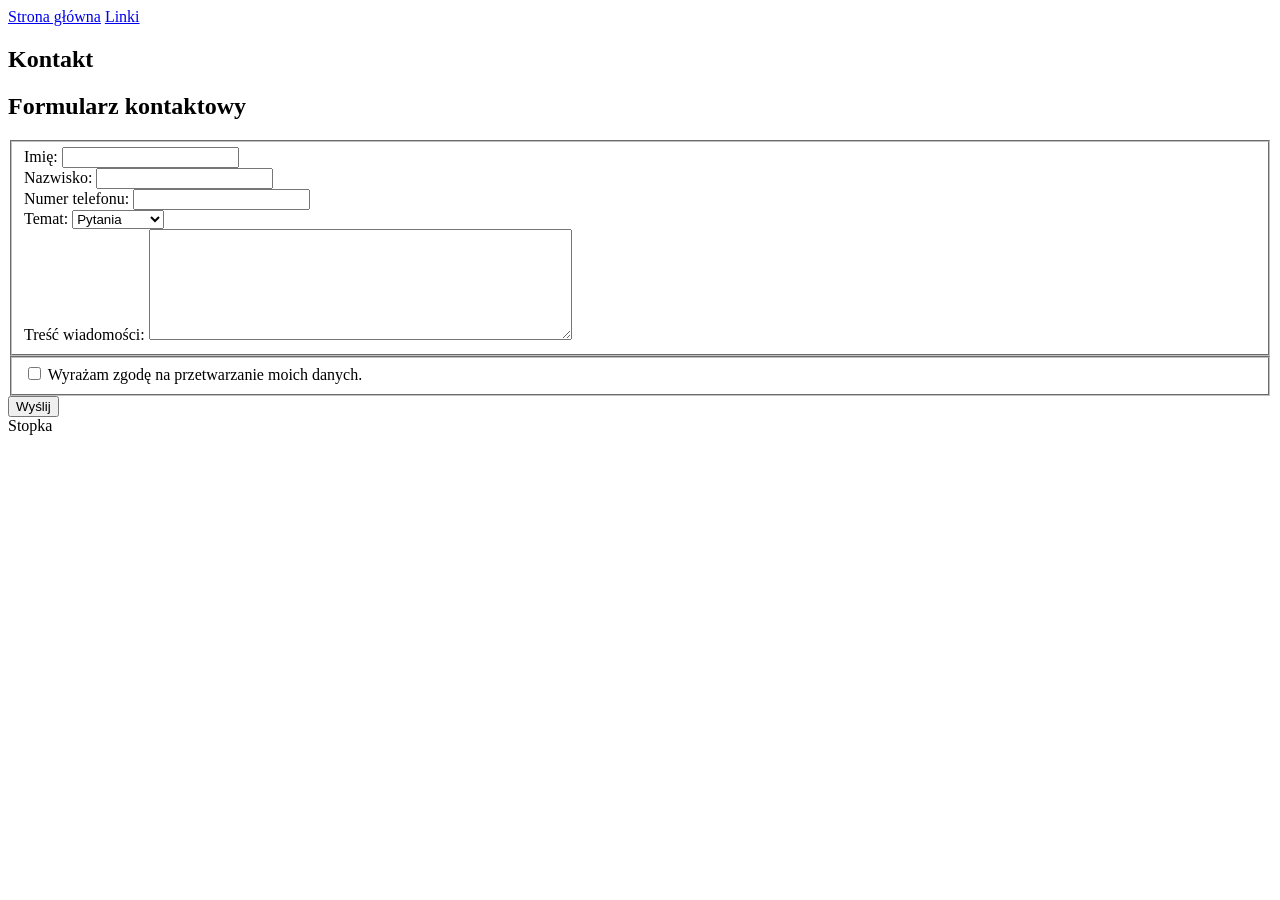
<file: Kontakt/index.html>
<!DOCTYPE html>
<html lang="pl">
<head>
    <meta charset="UTF-8">
    <meta name="viewport" content="width=device-width, initial-scale=1.0">
    <title>Kontakt</title>
</head>

<body>
    <header>
            <nav>
                <a href="../index.html">Strona główna</a>
                <a href="../Linki/index.html">Linki</a>
            </nav>
    </header>
    
    <main>
        <section>
            <h1>Kontakt</h1>
        </section>

        <section>
            <h2>Formularz kontaktowy</h2>

            <form action="#">
                <fieldset>
                <div>
                    <label for="firstName">Imię:</label>
                    <input id="firstName" name="firstName" type="text">
                </div>
                    
                <div>
                    <label for="lastName">Nazwisko:</label>
                    <input id="lastName" name="lastName" type="text">
                </div>

                <div>
                    <label for="phoneNumber">Numer telefonu:</label>
                    <input id="phoneNumber" name="phoneNumber" type="number">
                </div>

                <div>
                    <label for="subject">Temat:</label>
                    <select name="subject" id="subject">
                        <option value="questions">Pytania</option>
                        <option value="feedback">Uwagi</option>
                        <option value="complaints">Reklamacje</option>
                    </select>
                </div>

                <div>
                    <label for="message">Treść wiadomości:</label>
                    <textarea name="message" id="message" rows="7" cols="50"></textarea>
                </div>
                </fieldset>

                <fieldset>
                <div>
                    <input name="terms" id="terms" type="checkbox" >
                    <label for="terms">
                        Wyrażam zgodę na przetwarzanie moich danych.
                </div>
                </fieldset>

                <div>
                    <input value="Wyślij" type="submit">
                </div>
            </form>
        </section>
    </main>

    <footer>
        Stopka
    </footer>
    
</body>
</html>
</file>
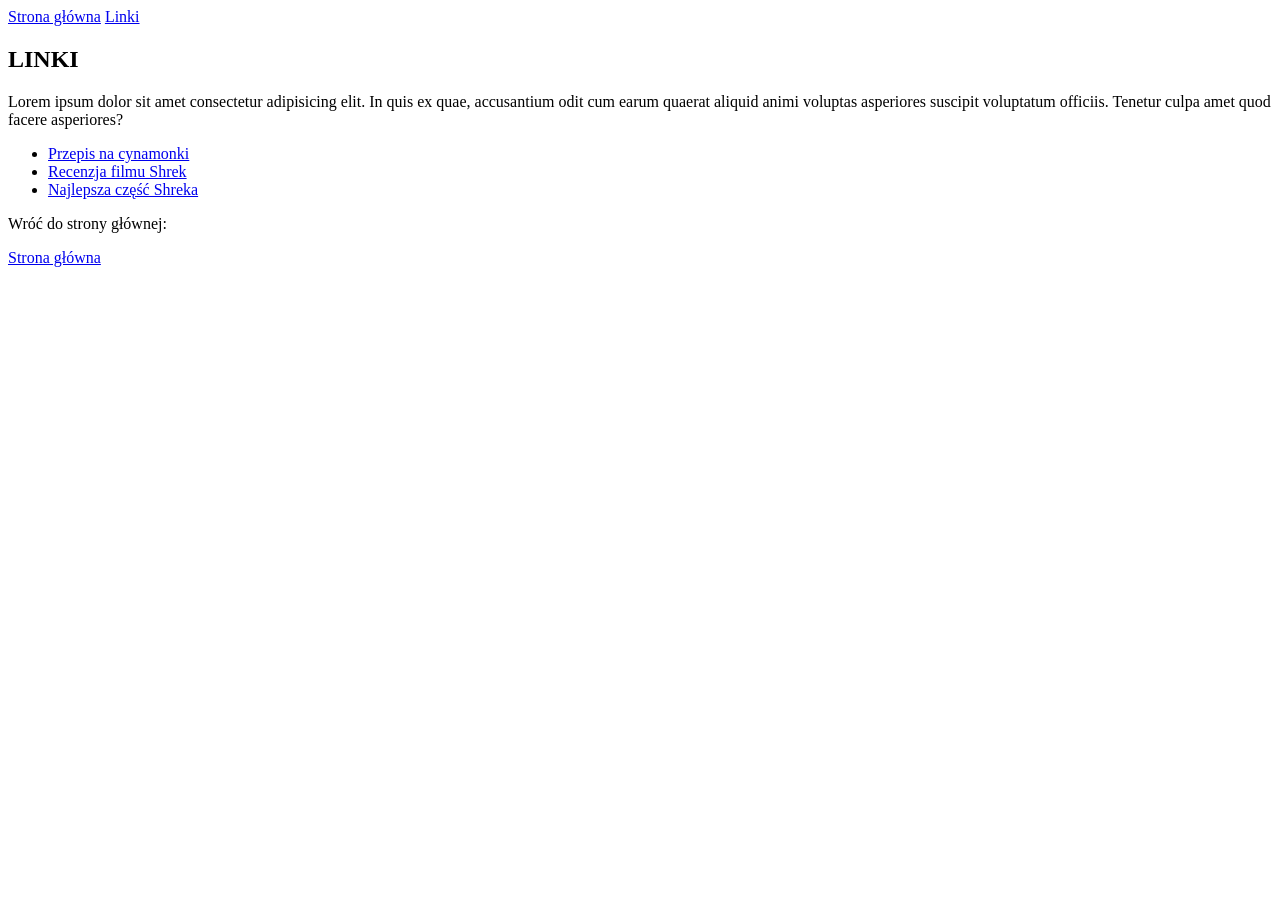
<file: Linki/index.html>
<!DOCTYPE html>
<html lang="pl">
    <head>
        <meta charset="UTF-8">
        <meta name="viewport" content="width=device-width, initial-scale=1.0">
        <title>Linki</title>
    </head>

    <body>
        <header>
            <nav>
                <a href="../index.html">Strona główna</a>
                <a href="../Linki/index.html">Linki</a>
            </nav>
        </header>

        <main> 
            <section>
            <h1>LINKI</h1> 

            <p>Lorem ipsum dolor sit amet consectetur adipisicing elit.
            In quis ex quae, accusantium odit cum earum quaerat aliquid animi voluptas asperiores suscipit voluptatum officiis.
            Tenetur culpa amet quod facere asperiores?</p>
            </section>

            <section>
                <ul>
                <li><a href="https://www.kwestiasmaku.com/przepis/cynamonki-z-polewa-z-kremowego-serka" target="_blank">Przepis na cynamonki</a></li>

                <li><a href="https://www.imdb.com/title/tt0126029/" target="_blank">Recenzja filmu Shrek</a></li>

                <li><a href="https://www.rottentomatoes.com/m/shrek_2" target="_blank">Najlepsza część Shreka</a></li>
                </ul>
            </section>

        </main>

        <footer>

        <p>Wróć do strony głównej:</p>
        <a href="../index.html">Strona główna</a>

        </footer>


    </body>
</html>
</file>
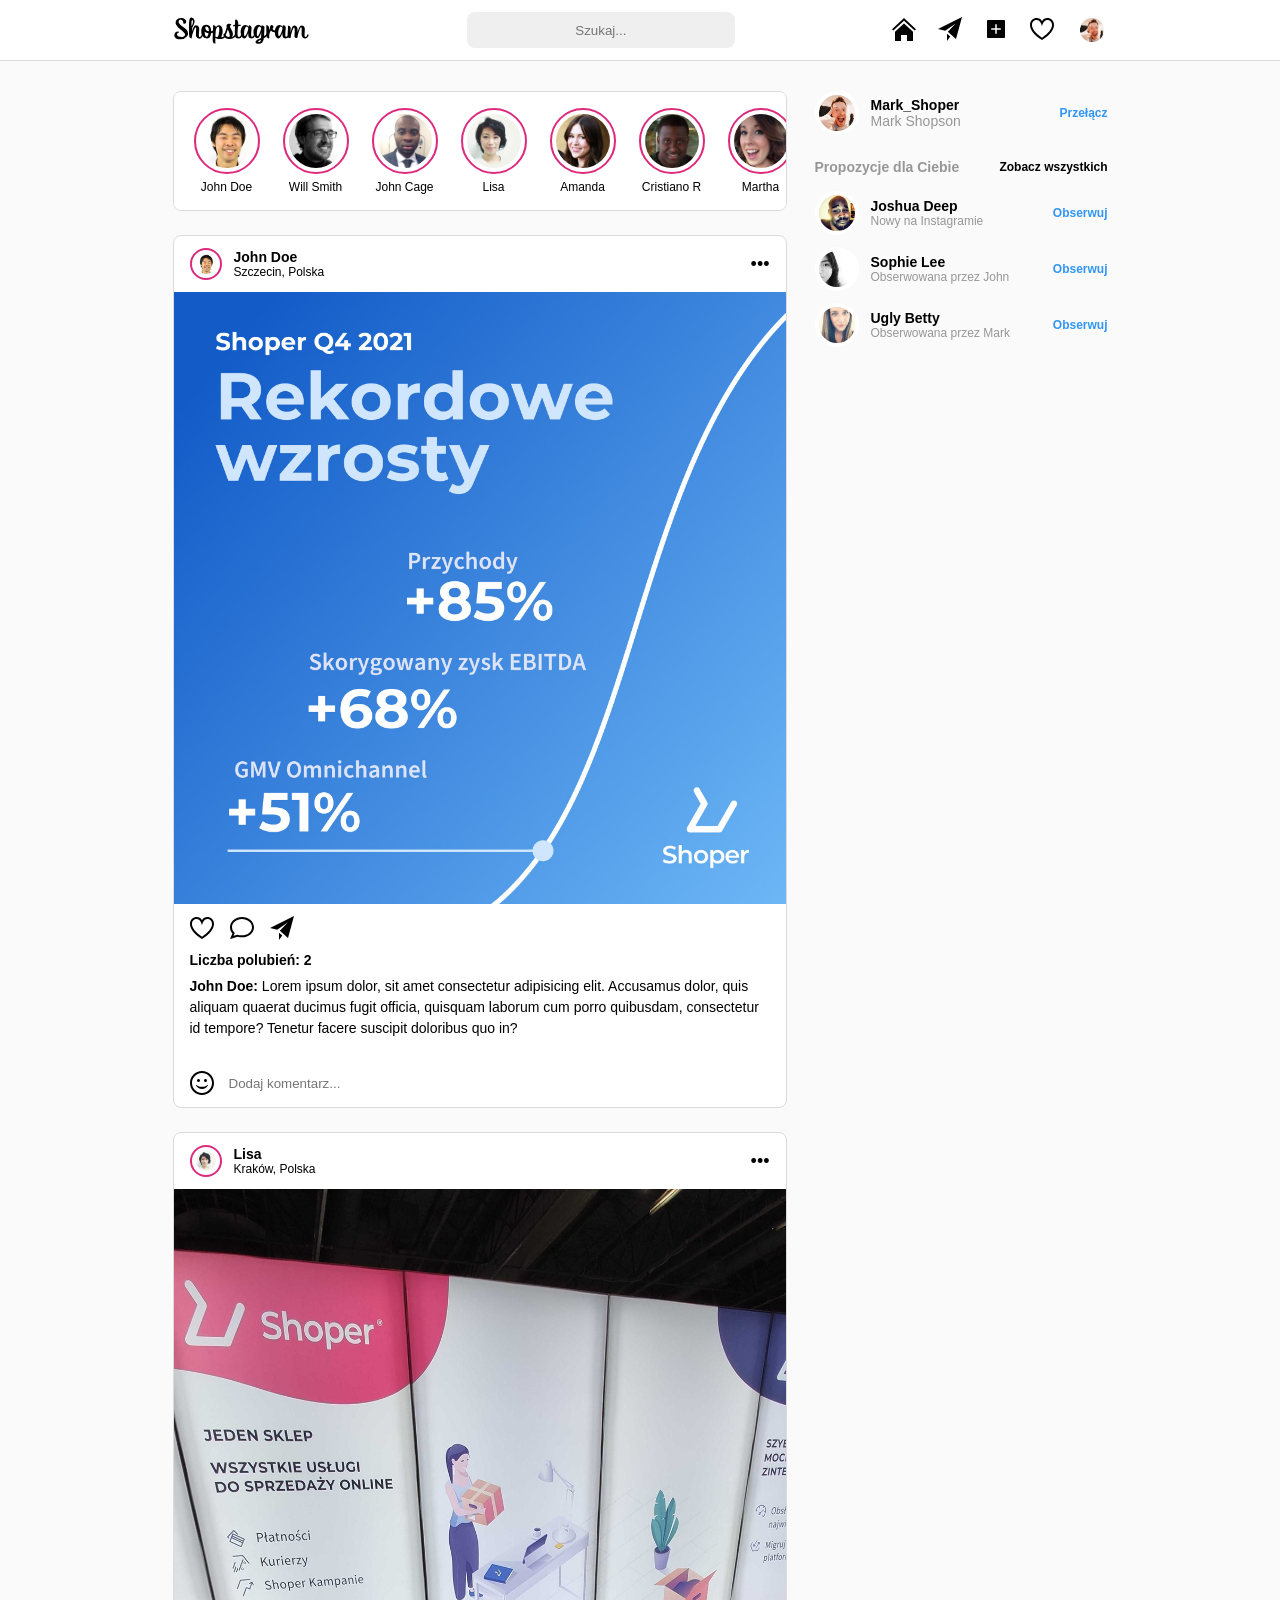
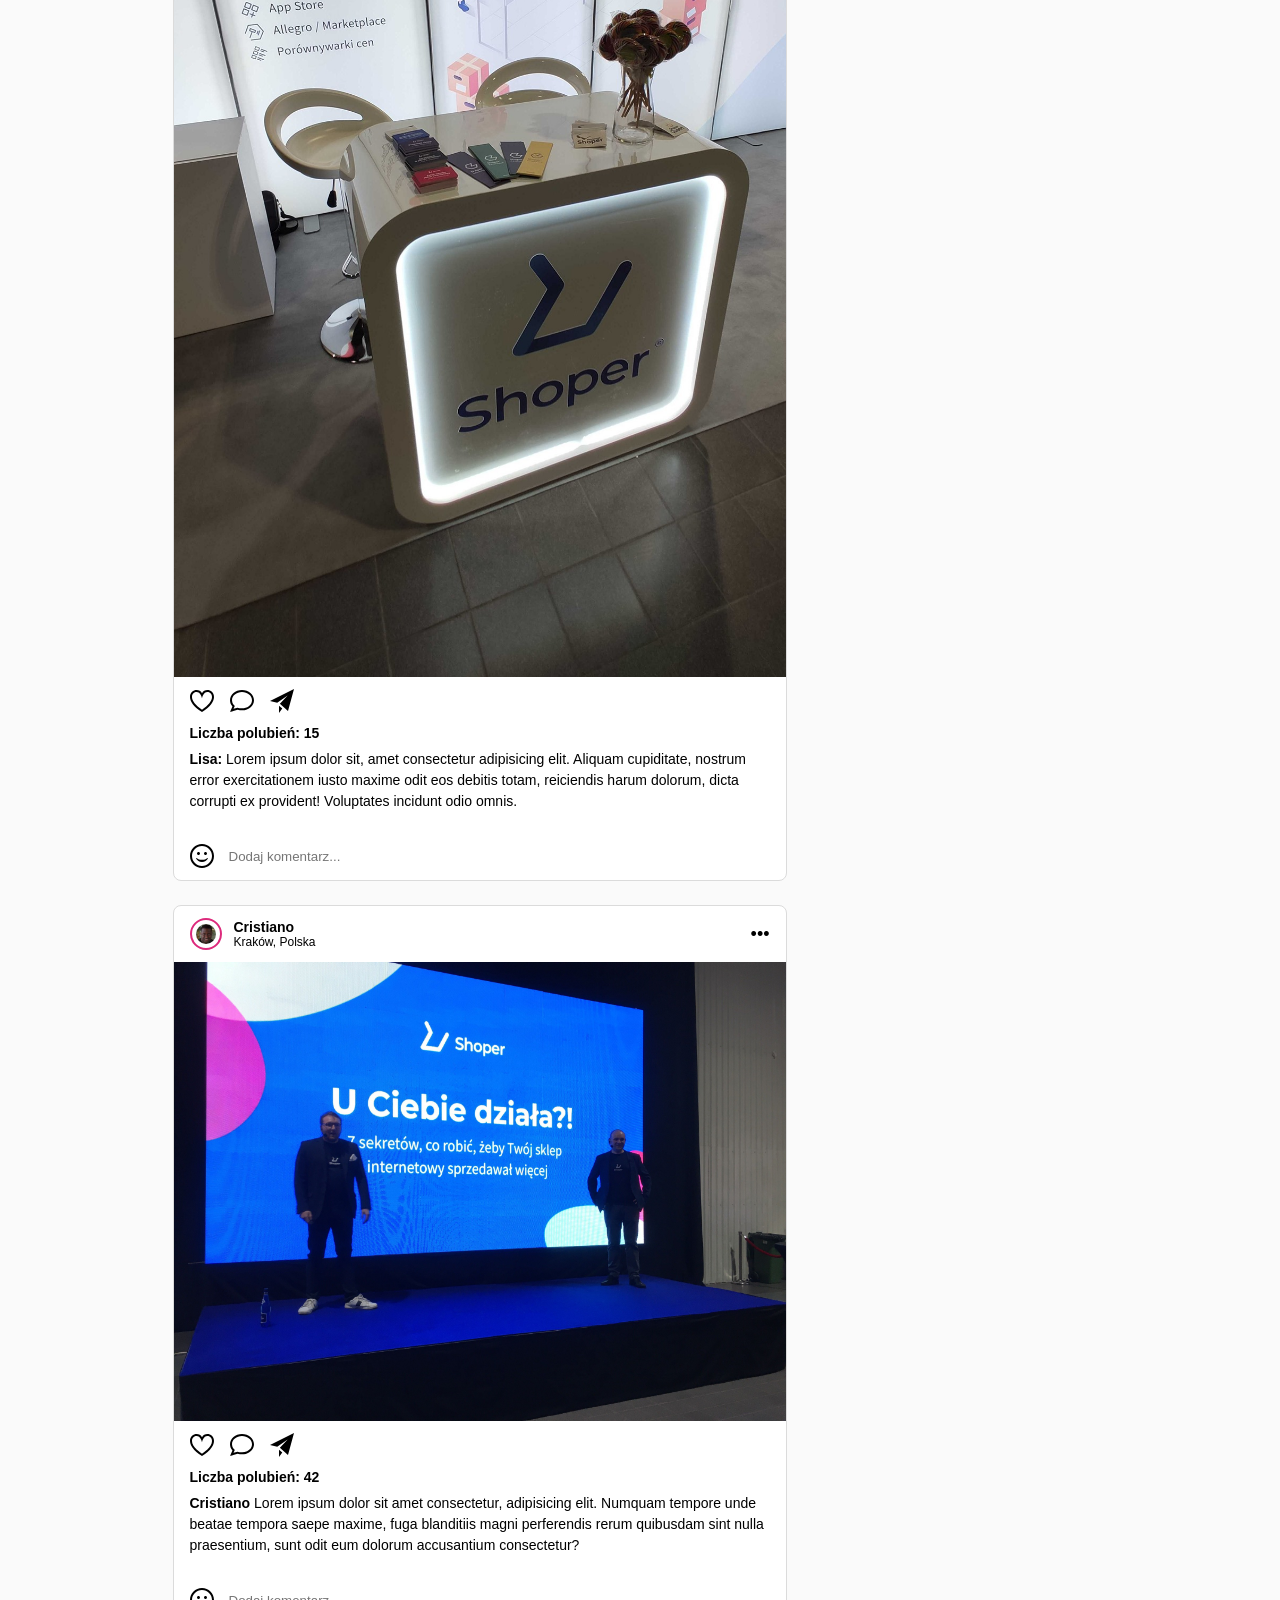
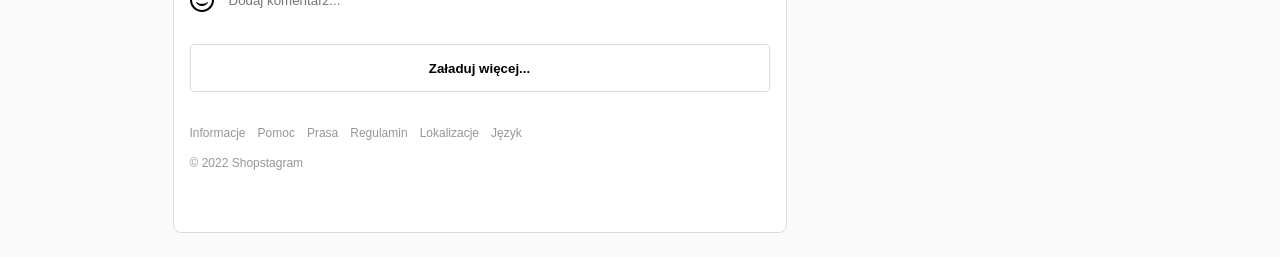
<file: projekt-zaliczenie/index.html>
<!DOCTYPE html>
<html lang="pl">
<head>
    <meta charset="UTF-8">
    <meta name="viewport" content="width=device-width, initial-scale=1.0">
    <title>Shopstagram</title>
    <link rel="stylesheet" href="css/style.css">
</head>

<body>
    <header class="page-header">
    <div class="container">
        <div class="page-header__wrapper">
        <div class="logo">
            <img src="img/logo.svg" alt="Shopergram Logo">
        </div>
            <input type="text" placeholder="Szukaj..." class="search-bar">
            <div class="nav-icons">
                <span><img src="./img/home.svg" alt="Strona główna"></span> 
                <span><img src="./img/send.svg" alt="Wyślij"></span>
                <span><img src="./img/add.svg" alt="Dodaj"></span> 
                <span><img src="./img/heart.svg" alt="Polubienia"></span>
                <div class="image-square image-square--tiny">
                    <img src="./img/users/user.jpeg" alt="">
            </div>
        </div>
    </header>

    <main class="container main-layout">

        <section class="feed">
            <div class="stories-card">
                <div class="stories-wrapper">

                    <div class="story-item">
                        <div class="image-square image-square--default is-active">
                            <img src=".//img/users/john.jpeg" alt="">
                        </div>
                        <span>John Doe</span>
                    </div>

                    <div class="story-item">
                        <div class="image-square image-square--default is-active">
                            <img src=".//img/users/will.jpeg" alt="">
                        </div>
                        <span>Will Smith</span>
                    </div>

                    <div class="story-item">
                        <div class="image-square image-square--default is-active">
                            <img src=".//img/users/johny.jpeg" alt="">
                        </div>
                        <span>John Cage</span>
                    </div>

                    <div class="story-item">
                        <div class="image-square image-square--default is-active">
                            <img src=".//img/users/lisa.jpeg" alt="">
                        </div>
                        <span>Lisa</span>
                    </div>

                    <div class="story-item">
                        <div class="image-square image-square--default is-active">
                            <img src=".//img/users/amanda.jpeg" alt="">
                        </div>
                        <span>Amanda</span>
                    </div>

                    <div class="story-item">
                        <div class="image-square image-square--default is-active">
                            <img src=".//img/users/cristiano.jpeg" alt="">
                        </div>
                        <span>Cristiano R</span>
                    </div>

                    <div class="story-item">
                        <div class="image-square image-square--default is-active">
                            <img src=".//img/users/martha.jpeg" alt="">
                        </div>
                        <span>Martha</span>
                    </div>

                    <div class="story-item">
                        <div class="image-square image-square--default is-active">
                            <img src="./img/users/joanna.jpeg" alt="">
                        </div>
                        <span>Joanna</span>
                    </div>

                    <div class="story-item">
                        <div class="image-square image-square--default is-active">
                            <img src="./img/users/mark.jpeg" alt="">
                        </div>
                        <span>Mark Q.</span>
                    </div>

                    <div class="story-item">
                        <div class="image-square image-square--default is-active">
                            <img src="./img/users/paul.jpeg" alt="">
                        </div>
                        <span>Paul</span>
                    </div>

                </div> 
            </div>

        <article class="post-card">
                <header class="post-card__header">

                    <div class="post-card__user">
                        <div class="image-square image-square--tiny is-active">
                            <img src="img/users/john.jpeg" alt="">
                        </div>
                        <div class="post-card__user-info">
                            <span class="post-card__username">John Doe</span>
                            <span class="post-card__location">Szczecin, Polska</span>
                        </div>
                    </div>
                    <button class="post-card__menu-btn">•••</button>
                </header>

                <div class="post-card__image">
                    <img src="./img/photos/gielda.jpeg" alt="">
                </div>

                <footer class="post-card__footer">
                    <div class="post-card__actions">
                        <div class="post-card__actions-left">
                            <img src="./img/heart.svg" alt="Lubię to" class="">
                            <img src="./img/comment.svg" alt="Komentarz" class="">
                            <img src="./img/send.svg" alt="Udostępnij" class="">
                        </div>
                    </div>
                    <div class="post-card__likes">Liczba polubień: 2</div>
                    <div class="post-card__caption">
                        <strong>John Doe:</strong> Lorem ipsum dolor, sit amet consectetur adipisicing elit. Accusamus dolor, quis aliquam quaerat ducimus fugit officia, quisquam laborum cum porro quibusdam, consectetur id tempore? Tenetur facere suscipit doloribus quo in?
                    </div>
                    <div class="post-card__comment-input">
                        <img src="./img/smile.svg" alt="">
                        <input type="text" placeholder="Dodaj komentarz...">
                    </div>
                </footer>
            </article>

        <article class="post-card">

                <header class="post-card__header">

                    <div class="post-card__user">
                <div class="image-square image-square--tiny is-active">
                <img src="./img/users/lisa.jpeg" alt="">
            </div>
            <div class="post-card__user-info">
                <span class="post-card__username">Lisa</span>
                <span class="post-card__location">Kraków, Polska</span>
            </div>
        </div>
        <button class="post-card__menu-btn">•••</button>
    </header>

    <div class="post-card__image">
        <img src="./img/photos/stoisko.jpeg" alt="">
    </div>

    <footer class="post-card__footer">

        <div class="post-card__actions">
            <div class="post-card__actions-left">
                <img src="./img/heart.svg" alt="Lubię to" class="nav-icon">
                <img src="./img/comment.svg" alt="Komentarz" class="nav-icon">
                <img src="./img/send.svg" alt="Udostępnij" class="nav-icon">
            </div>
        </div>
        <div class="post-card__likes">Liczba polubień: 15</div>
        <div class="post-card__caption">
            <strong>Lisa:</strong> Lorem ipsum dolor sit, amet consectetur adipisicing elit. Aliquam cupiditate, nostrum error exercitationem iusto maxime odit eos debitis totam, reiciendis harum dolorum, dicta corrupti ex provident! Voluptates incidunt odio omnis.
        </div>
        <div class="post-card__comment-input">
            <img src="./img/smile.svg" alt="">
            <input type="text" placeholder="Dodaj komentarz...">
        </div>

    </footer>
</article>

    <article class="post-card">
        <header class="post-card__header">
            <div class="post-card__user">
                <div class="image-square image-square--tiny is-active">
                    <img src="../projekt-zaliczenie/img/users/cristiano.jpeg" alt="">
                </div>
                <div class="post-card__user-info">
                    <span class="post-card__username">Cristiano</span>
                    <span class="post-card__location">Kraków, Polska</span>
                </div>
            </div>
            <button class="post-card__menu-btn">•••</button>
        </header>

    <div class="post-card__image">
        <img src="./img/photos/presentation.jpeg" alt="">
    </div>

    <footer class="post-card__footer">

        <div class="post-card__actions">
            <div class="post-card__actions-left">
                <img src="./img/heart.svg" alt="Lubię to" class="">
                <img src="./img/comment.svg" alt="Komentarz" class="">
                <img src="./img/send.svg" alt="Udostępnij" class="">
            </div>
        </div>
        <div class="post-card__likes">Liczba polubień: 42</div>
        <div class="post-card__caption">
            <strong>Cristiano</strong> Lorem ipsum dolor sit amet consectetur, adipisicing elit. Numquam tempore unde beatae tempora saepe maxime, fuga blanditiis magni perferendis rerum quibusdam sint nulla praesentium, sunt odit eum dolorum accusantium consectetur?
        </div>
        <div class="post-card__comment-input">
            <img src="./img/smile.svg" alt="">
            <input type="text" placeholder="Dodaj komentarz...">
        </div>
        <div class="feed-footer">
    <button class="load-more-btn">Załaduj więcej...</button>
    
    <footer class="page-footer">

        <ul class="footer-links">
            <li><a href="#">Informacje</a></li>
            <li><a href="#">Pomoc</a></li>
            <li><a href="#">Prasa</a></li>
            <li><a href="#">Regulamin</a></li>
            <li><a href="#">Lokalizacje</a></li>
            <li><a href="#">Język</a></li>
        </ul>
        <span class="copyright">© 2022 Shopstagram</span>

    </footer>
        </div>
</article>
        </section>

        <aside class="sidebar">
        <div class="user-profile">
            <div class="image-square image-square--small">
                <img src="./img/users/user.jpeg" alt="">
            </div>
            <div class="user-profile__info">
                <span class="user-profile__username">Mark_Shoper</span>
                <span class="user-profile__name">Mark Shopson</span>
            </div>
            <button class="action-link">Przełącz</button>
        </div>

        <div class="suggestions">
            <div class="suggestions__header">
                <span>Propozycje dla Ciebie</span>
                <button class="action-link action-link--dark">Zobacz wszystkich</button>
            </div>

        <div class="suggestions__list">
            <div class="suggestion-item">
                <div class="image-square image-square--small">
                    <img src="./img/users/joshua.jpeg" alt="">
                </div>
                <div class="suggestion-item__info">
                    <span class="suggestion-item__username">Joshua Deep</span>
                    <span class="suggestion-item__relation">Nowy na Instagramie</span>
                </div>
                <button class="action-link">Obserwuj</button>
            </div>

            <div class="suggestion-item">
                <div class="image-square image-square--small">
                    <img src="img/users/sophie.jpeg" alt="">
                </div>
                <div class="suggestion-item__info">
                    <span class="suggestion-item__username">Sophie Lee</span>
                    <span class="suggestion-item__relation">Obserwowana przez John</span>
                </div>
                <button class="action-link">Obserwuj</button>
            </div>

            <div class="suggestion-item">
                <div class="image-square image-square--small">
                    <img src="./img/users/betty.jpeg" alt="">
                </div>
                <div class="suggestion-item__info">
                    <span class="suggestion-item__username">Ugly Betty</span>
                    <span class="suggestion-item__relation">Obserwowana przez Mark</span>
                </div>
                <button class="action-link">Obserwuj</button>
            </div>
        </div>
    </div>
</aside>
    </main>

</body>
</html>
</file>
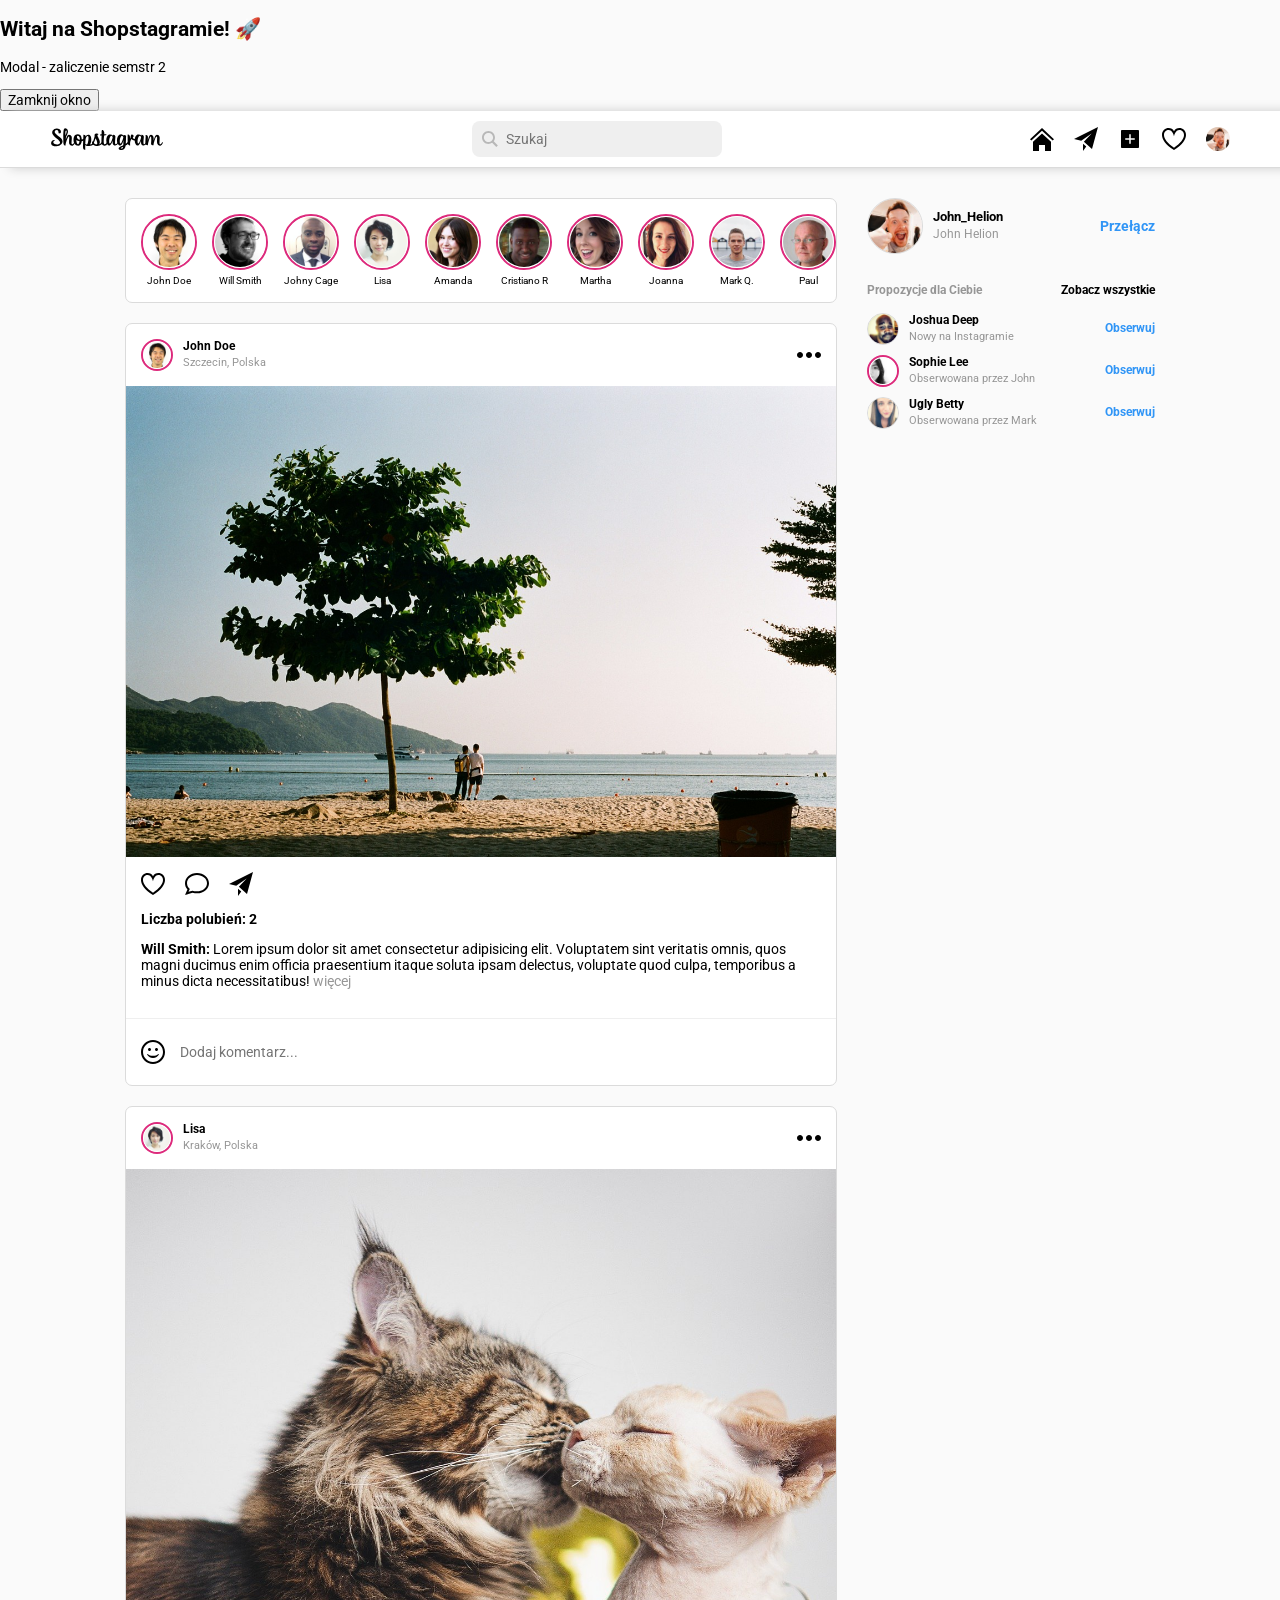
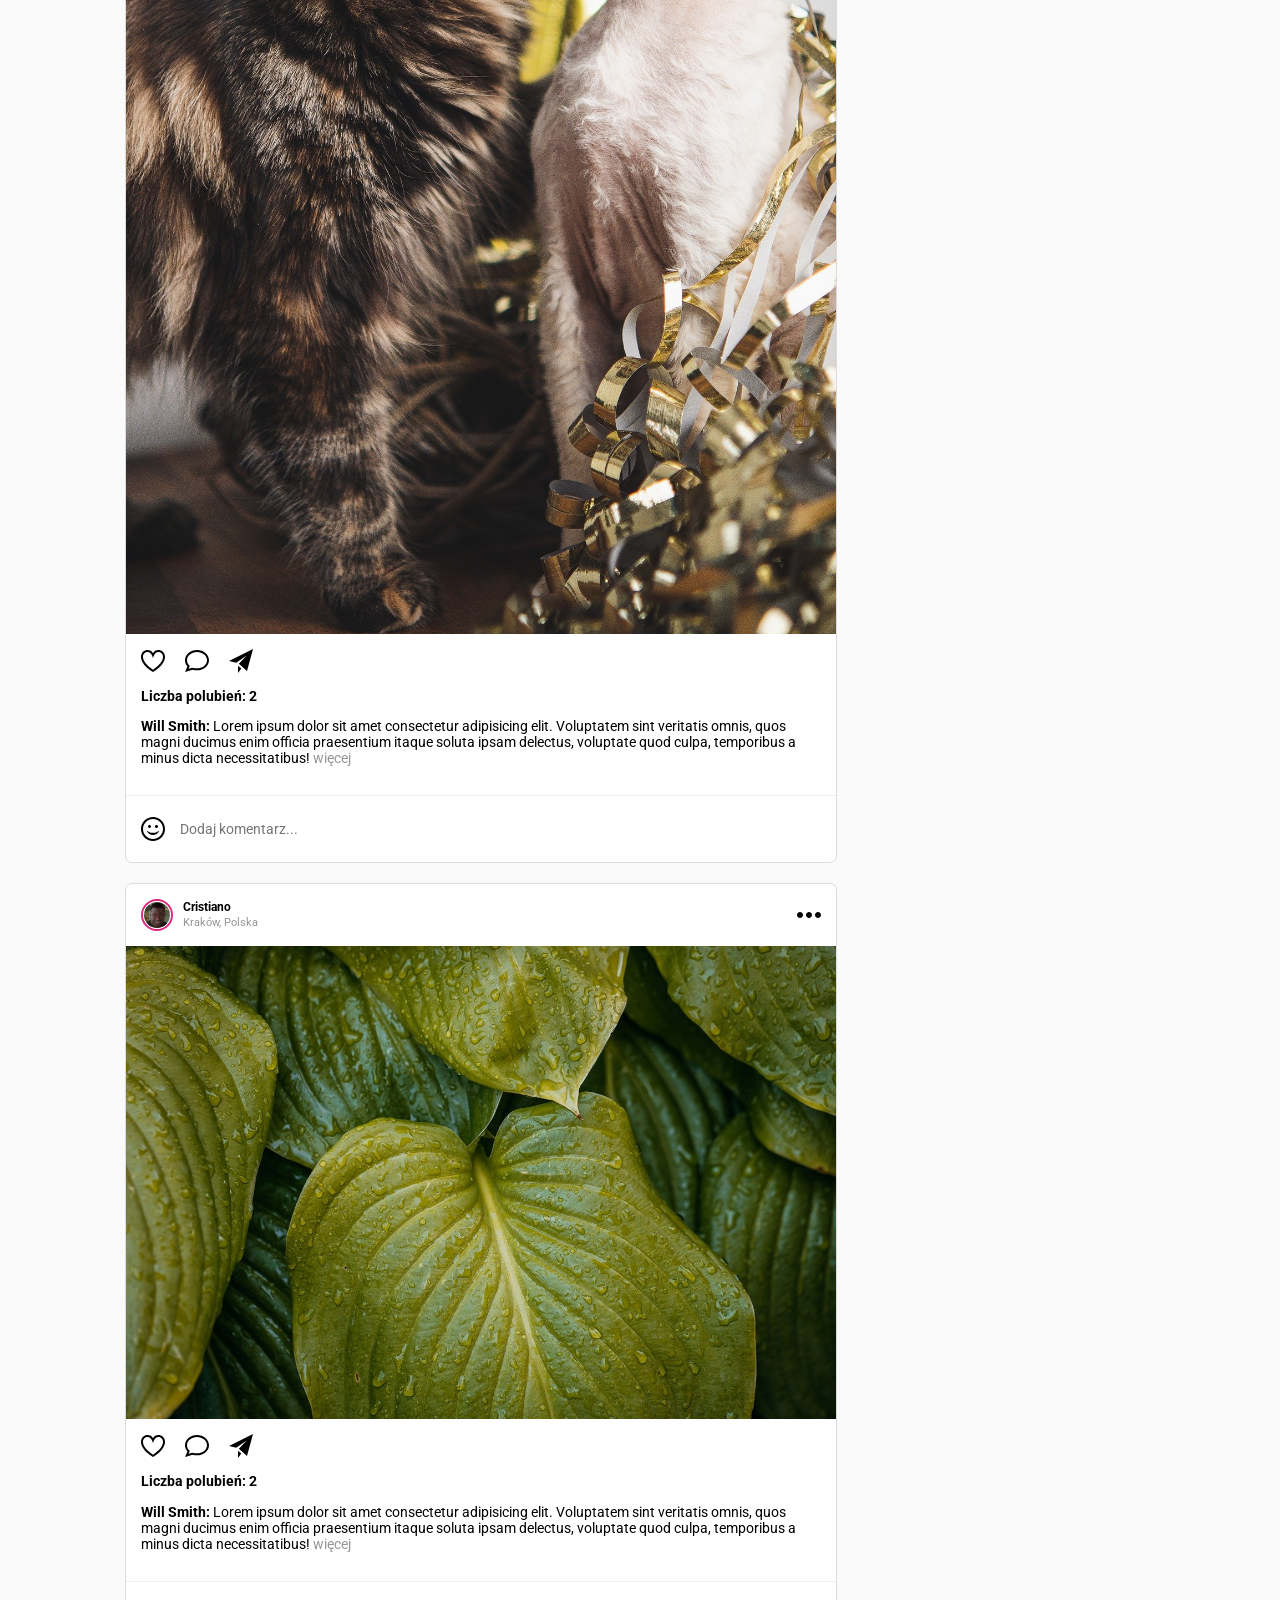
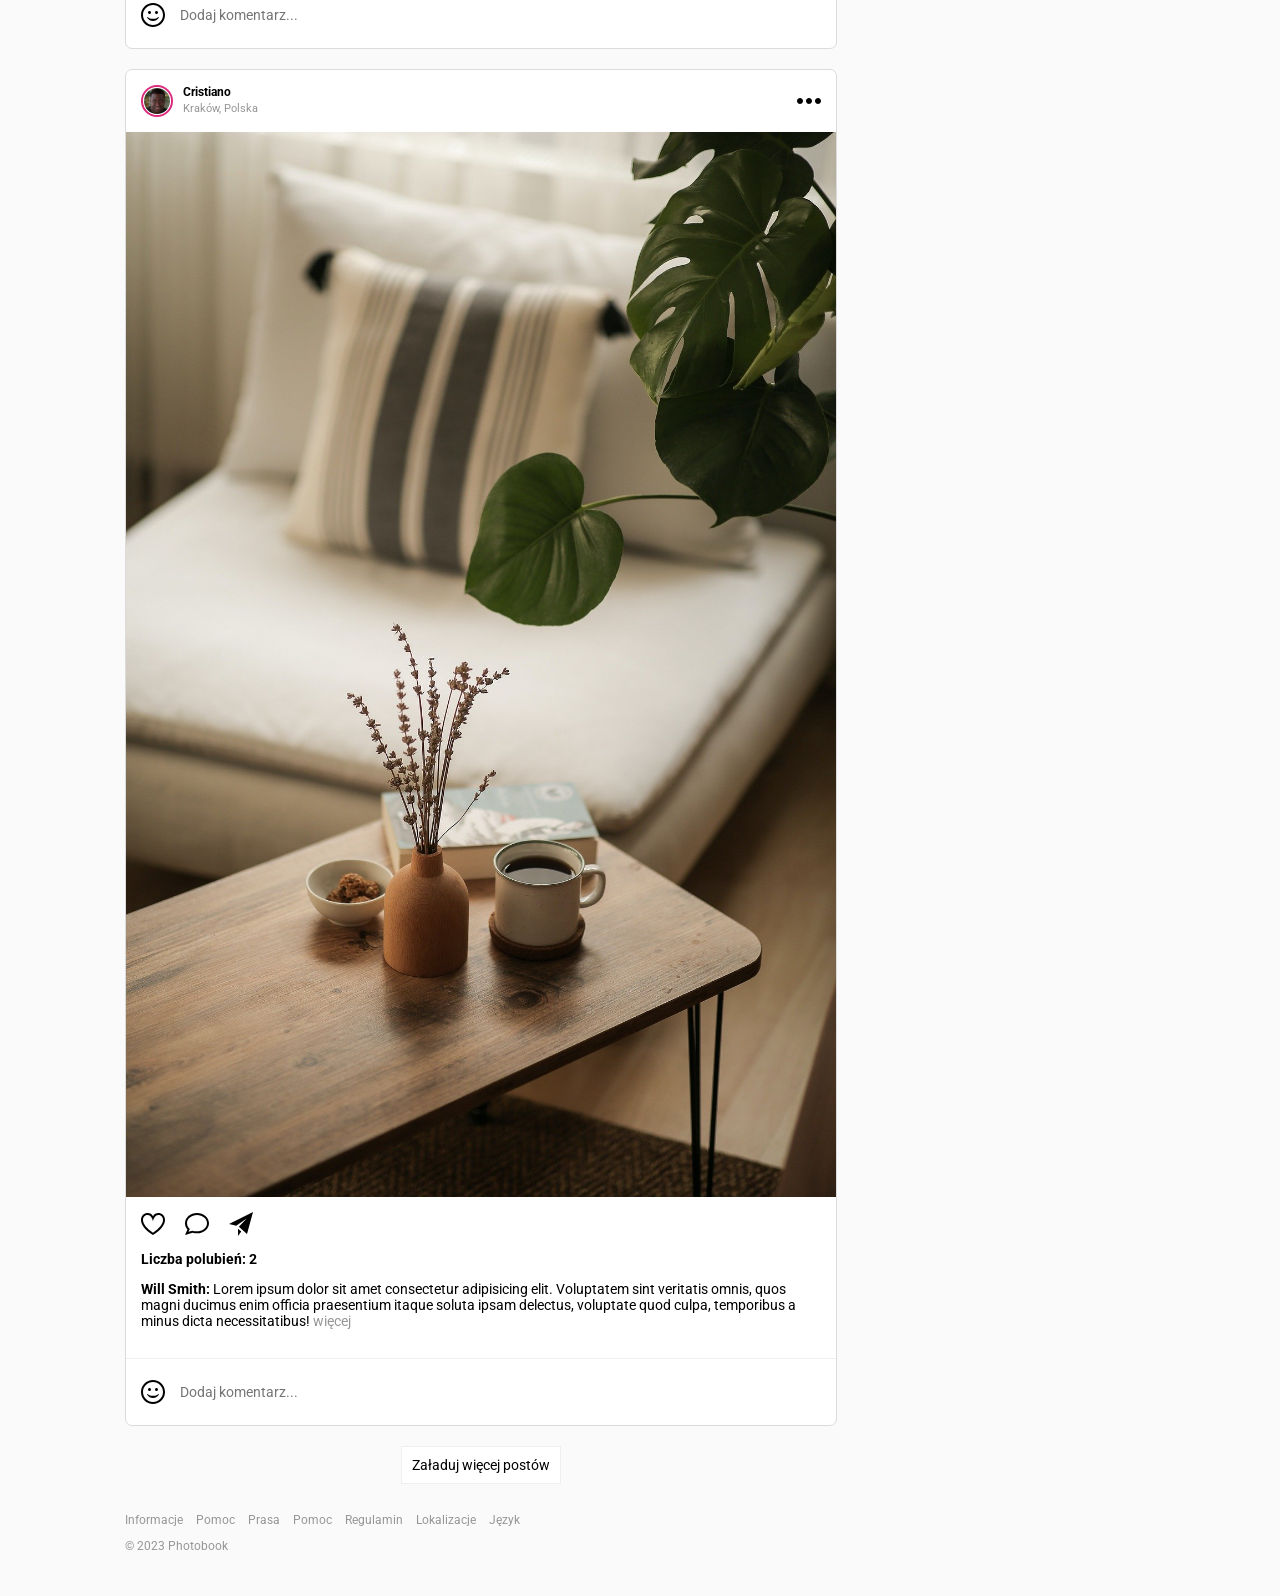
<file: SEMESTR_2/zadanie_zaliczeniowe/index.html>
<!DOCTYPE html>
<html lang="pl">
  <head>
    <meta charset="UTF-8" />
    <meta http-equiv="X-UA-Compatible" content="IE=edge" />
    <meta name="viewport" content="width=device-width, initial-scale=1.0" />
    <title>Shopstagram</title>
    <link rel="preconnect" href="https://fonts.googleapis.com" />
    <link rel="preconnect" href="https://fonts.gstatic.com" crossorigin />
    <link
      href="https://fonts.googleapis.com/css2?family=Roboto:wght@100;400&family=Source+Sans+Pro:wght@300;400;700&display=swap"
      rel="stylesheet"
    />
    <link rel="stylesheet" href="./css/style.css" />
  </head>

  <body>
    <header class="page-header">
      <div class="container">
        <div class="page-header__wrapper">
          <a class="page-header__logo" href="#">
            <img src="./images/logo.svg" alt="Shopstagram logo" />
          </a>

          <div class="page-header__search">
            <input class="search-input" placeholder="Szukaj" type="text" />
          </div>

          <nav class="page-nav">
            <a href="#" class="page-nav__item">
              <img src="./images/icons/home.svg" alt="Homepage" />
            </a>

            <a href="#" class="page-nav__item">
              <img src="./images/icons/send.svg" alt="Send message" />
            </a>

            <a href="#" class="page-nav__item">
              <img src="./images/icons/add.svg" alt="Add photo" />
            </a>

            <a href="#" class="page-nav__item">
              <img src="./images/icons/heart.svg" alt="Likes" />
            </a>

            <a href="#" class="page-nav__item">
              <div class="image-square image-square--tiny">
                <img src="./images/users/user.jpeg" alt="user photo" />
              </div>
            </a>
          </nav>
        </div>
      </div>
    </header>

    <main>
      <section>
        <div class="container container--narrow">
          <div class="content-wrapper">
            <div class="content-wrapper__main">
              <div class="stories-box">
                <div class="stories-box__list">
                  <a class="stories-box__item" href="#">
                    <div class="image-square is-active">
                      <img src="./images/users/john.jpeg" alt="John Doe" />
                    </div>
                    <span>John Doe</span>
                  </a>

                  <a class="stories-box__item" href="#">
                    <div class="image-square is-active">
                      <img src="./images/users/will.jpeg" alt="Will Smith" />
                    </div>
                    <span>Will Smith</span>
                  </a>

                  <a class="stories-box__item" href="#">
                    <div class="image-square is-active">
                      <img src="./images/users/johny.jpeg" alt="Johny Cage" />
                    </div>
                    <span>Johny Cage</span>
                  </a>

                  <a class="stories-box__item" href="#">
                    <div class="image-square is-active">
                      <img src="./images/users/lisa.jpeg" alt="Lisa" />
                    </div>
                    <span>Lisa</span>
                  </a>

                  <a class="stories-box__item" href="#">
                    <div class="image-square is-active">
                      <img src="./images/users/amanda.jpeg" alt="Amanda" />
                    </div>
                    <span>Amanda</span>
                  </a>

                  <a class="stories-box__item" href="#">
                    <div class="image-square is-active">
                      <img
                        src="./images/users/cristiano.jpeg"
                        alt="Cristiano R"
                      />
                    </div>
                    <span>Cristiano R</span>
                  </a>

                  <a class="stories-box__item" href="#">
                    <div class="image-square is-active">
                      <img src="./images/users/martha.jpeg" alt="Martha" />
                    </div>
                    <span>Martha</span>
                  </a>

                  <a class="stories-box__item" href="#">
                    <div class="image-square is-active">
                      <img src="./images/users/joanna.jpeg" alt="Joanna" />
                    </div>
                    <span>Joanna</span>
                  </a>

                  <a class="stories-box__item" href="#">
                    <div class="image-square is-active">
                      <img src="./images/users/mark.jpeg" alt="Marka Q." />
                    </div>
                    <span>Mark Q.</span>
                  </a>

                  <a class="stories-box__item" href="#">
                    <div class="image-square is-active">
                      <img src="./images/users/paul.jpeg" alt="Paul" />
                    </div>
                    <span>Paul</span>
                  </a>

                  <a class="stories-box__item" href="#">
                    <div class="image-square is-active">
                      <img src="./images/users/ursula.jpeg" alt="Ursula" />
                    </div>
                    <span>Ursula</span>
                  </a>
                </div>
              </div>

              <article class="post">
                <div class="post__header">
                  <div class="user-details">
                    <div class="user-details__img">
                      <div class="image-square image-square--small is-active">
                        <img src="./images/users/john.jpeg" alt="John" />
                      </div>
                    </div>

                    <div class="user-details__content">
                      <h3>John Doe</h3>
                      <p>Szczecin, Polska</p>
                    </div>
                  </div>

                  <a href="#">
                    <img src="./images/icons/menu.svg" alt="Menu" />
                  </a>
                </div>

                <div class="post__content">
                  <div class="post__img">
                    <img
                      src="./images/photos/beach.jpg"
                      alt="Rekordowe wzrosty na gieldzie"
                    />
                  </div>

                  <div class="post__details">
                    <div class="post__actions">
                      <a href="#" class="post__actions-item">
                        <img src="./images/icons/heart.svg" alt="Like" />
                      </a>

                      <a href="#" class="post__actions-item">
                        <img src="./images/icons/comment.svg" alt="Comment" />
                      </a>

                      <a href="#" class="post__actions-item">
                        <img src="./images/icons/send.svg" alt="Share" />
                      </a>
                    </div>

                    <div class="post__comments">
                      <p>
                        <strong>Liczba polubień: 2</strong>
                      </p>

                      <p class="post__comments-comment">
                        <strong>Will Smith:</strong>
                        Lorem ipsum dolor sit amet consectetur adipisicing elit.
                        Voluptatem sint veritatis omnis, quos magni ducimus enim
                        officia praesentium itaque soluta ipsam delectus,
                        voluptate quod culpa, temporibus a minus dicta
                        necessitatibus!
                        <a href="#">więcej</a>
                      </p>
                    </div>
                  </div>

                  <div class="post__footer">
                    <img src="./images/icons/smile.svg" alt="Add comment" />
                    <input type="text" placeholder="Dodaj komentarz..." />
                  </div>
                </div>
              </article>

              <article class="post">
                <div class="post__header">
                  <div class="user-details">
                    <div class="user-details__img">
                      <div class="image-square image-square--small is-active">
                        <img src="./images/users/lisa.jpeg" alt="Lisa" />
                      </div>
                    </div>

                    <div class="user-details__content">
                      <h3>Lisa</h3>
                      <p>Kraków, Polska</p>
                    </div>
                  </div>

                  <a href="#">
                    <img src="./images/icons/menu.svg" alt="Menu" />
                  </a>
                </div>

                <div class="post__content">
                  <div class="post__img">
                    <img
                      src="./images/photos/cats.jpg"
                      alt="Targi e-commerce"
                    />
                  </div>

                  <div class="post__details">
                    <div class="post__actions">
                      <a href="#" class="post__actions-item">
                        <img src="./images/icons/heart.svg" alt="Like" />
                      </a>

                      <a href="#" class="post__actions-item">
                        <img src="./images/icons/comment.svg" alt="Comment" />
                      </a>

                      <a href="#" class="post__actions-item">
                        <img src="./images/icons/send.svg" alt="Share" />
                      </a>
                    </div>

                    <div class="post__comments">
                      <p>
                        <strong>Liczba polubień: 2</strong>
                      </p>

                      <p class="post__comments-comment">
                        <strong>Will Smith:</strong>
                        Lorem ipsum dolor sit amet consectetur adipisicing elit.
                        Voluptatem sint veritatis omnis, quos magni ducimus enim
                        officia praesentium itaque soluta ipsam delectus,
                        voluptate quod culpa, temporibus a minus dicta
                        necessitatibus!
                        <a href="#">więcej</a>
                      </p>
                    </div>
                  </div>

                  <div class="post__footer">
                    <img src="./images/icons/smile.svg" alt="Add comment" />
                    <input type="text" placeholder="Dodaj komentarz..." />
                  </div>
                </div>
              </article>

              <article class="post">
                <div class="post__header">
                  <div class="user-details">
                    <div class="user-details__img">
                      <div class="image-square image-square--small is-active">
                        <img
                          src="./images/users/cristiano.jpeg"
                          alt="Cristiano"
                        />
                      </div>
                    </div>

                    <div class="user-details__content">
                      <h3>Cristiano</h3>
                      <p>Kraków, Polska</p>
                    </div>
                  </div>

                  <a href="#">
                    <img src="./images/icons/menu.svg" alt="Menu" />
                  </a>
                </div>

                <div class="post__content">
                  <div class="post__img">
                    <img
                      src="./images/photos/leaves.jpg"
                      alt="Targi e-commerce"
                    />
                  </div>

                  <div class="post__details">
                    <div class="post__actions">
                      <a href="#" class="post__actions-item">
                        <img src="./images/icons/heart.svg" alt="Like" />
                      </a>

                      <a href="#" class="post__actions-item">
                        <img src="./images/icons/comment.svg" alt="Comment" />
                      </a>

                      <a href="#" class="post__actions-item">
                        <img src="./images/icons/send.svg" alt="Share" />
                      </a>
                    </div>

                    <div class="post__comments">
                      <p>
                        <strong>Liczba polubień: 2</strong>
                      </p>

                      <p class="post__comments-comment">
                        <strong>Will Smith:</strong>
                        Lorem ipsum dolor sit amet consectetur adipisicing elit.
                        Voluptatem sint veritatis omnis, quos magni ducimus enim
                        officia praesentium itaque soluta ipsam delectus,
                        voluptate quod culpa, temporibus a minus dicta
                        necessitatibus!
                        <a href="#">więcej</a>
                      </p>
                    </div>
                  </div>

                  <div class="post__footer">
                    <img src="./images/icons/smile.svg" alt="Add comment" />
                    <input type="text" placeholder="Dodaj komentarz..." />
                  </div>
                </div>
              </article>

              <article class="post">
                <div class="post__header">
                  <div class="user-details">
                    <div class="user-details__img">
                      <div class="image-square image-square--small is-active">
                        <img
                          src="./images/users/cristiano.jpeg"
                          alt="Cristiano"
                        />
                      </div>
                    </div>

                    <div class="user-details__content">
                      <h3>Cristiano</h3>
                      <p>Kraków, Polska</p>
                    </div>
                  </div>

                  <a href="#">
                    <img src="./images/icons/menu.svg" alt="Menu" />
                  </a>
                </div>

                <div class="post__content">
                  <div class="post__img">
                    <img
                      src="./images/photos/living-room.jpg"
                      alt="Shoper placeholder"
                    />
                  </div>

                  <div class="post__details">
                    <div class="post__actions">
                      <a href="#" class="post__actions-item">
                        <img src="./images/icons/heart.svg" alt="Like" />
                      </a>

                      <a href="#" class="post__actions-item">
                        <img src="./images/icons/comment.svg" alt="Comment" />
                      </a>

                      <a href="#" class="post__actions-item">
                        <img src="./images/icons/send.svg" alt="Share" />
                      </a>
                    </div>

                    <div class="post__comments">
                      <p>
                        <strong>Liczba polubień: 2</strong>
                      </p>

                      <p class="post__comments-comment">
                        <strong>Will Smith:</strong>
                        Lorem ipsum dolor sit amet consectetur adipisicing elit.
                        Voluptatem sint veritatis omnis, quos magni ducimus enim
                        officia praesentium itaque soluta ipsam delectus,
                        voluptate quod culpa, temporibus a minus dicta
                        necessitatibus!
                        <a href="#">więcej</a>
                      </p>
                    </div>
                  </div>

                  <div class="post__footer">
                    <img src="./images/icons/smile.svg" alt="Add comment" />
                    <input type="text" placeholder="Dodaj komentarz..." />
                  </div>
                </div>
              </article>

              <button class="load-more">Załaduj więcej postów</button>

              <article class="post hide" style="display: none;">
                <div class="post__header">
                  <div class="user-details">
                    <div class="user-details__img">
                      <div class="image-square image-square--small is-active">
                        <img src="./images/users/john.jpeg" alt="John" />
                      </div>
                    </div>

                    <div class="user-details__content">
                      <h3>John Doe</h3>
                      <p>Szczecin, Polska</p>
                    </div>
                  </div>

                  <a href="#">
                    <img src="./images/icons/menu.svg" alt="Menu" />
                  </a>
                </div>

                <div class="post__content">
                  <div class="post__img">
                    <img
                      src="./images/photos/beach.jpg"
                      alt="Rekordowe wzrosty na gieldzie"
                    />
                  </div>

                  <div class="post__details">
                    <div class="post__actions">
                      <a href="#" class="post__actions-item">
                        <img src="./images/icons/heart.svg" alt="Like" />
                      </a>

                      <a href="#" class="post__actions-item">
                        <img src="./images/icons/comment.svg" alt="Comment" />
                      </a>

                      <a href="#" class="post__actions-item">
                        <img src="./images/icons/send.svg" alt="Share" />
                      </a>
                    </div>

                    <div class="post__comments">
                      <p>
                        <strong>Liczba polubień: 2</strong>
                      </p>

                      <p class="post__comments-comment">
                        <strong>Will Smith:</strong>
                        Lorem ipsum dolor sit amet consectetur adipisicing elit.
                        Voluptatem sint veritatis omnis, quos magni ducimus enim
                        officia praesentium itaque soluta ipsam delectus,
                        voluptate quod culpa, temporibus a minus dicta
                        necessitatibus!
                        <a href="#">więcej</a>
                      </p>
                    </div>
                  </div>

                  <div class="post__footer">
                    <img src="./images/icons/smile.svg" alt="Add comment" />
                    <input type="text" placeholder="Dodaj komentarz..." />
                  </div>
                </div>
              </article>

            </div>

            <div class="content-wrapper__aside">
              <div class="content-wrapper__aside-user">
                <div class="user-details user-details--big">
                  <div class="user-details__img">
                    <div class="image-square has-border">
                      <img src="./images/users/user.jpeg" alt="User" />
                    </div>
                  </div>

                  <div class="user-details__content">
                    <h3>John_Helion</h3>
                    <p>John Helion</p>
                  </div>
                </div>

                <a href="#"><strong>Przełącz</strong></a>
              </div>

              <div class="content-wrapper__aside-suggestions">
                <div class="suggestion-box">
                  <div class="suggestion-box__header">
                    <h2>Propozycje dla Ciebie</h2>
                    <a href="#">Zobacz wszystkie</a>
                  </div>

                  <div class="suggestion-item">
                    <div class="user-details">
                      <div class="user-details__img">
                        <div
                          class="image-square image-square--small has-border"
                        >
                          <img src="./images/users/joshua.jpeg" alt="Joshua" />
                        </div>
                      </div>

                      <div class="user-details__content">
                        <h3>Joshua Deep</h3>
                        <p>Nowy na Instagramie</p>
                      </div>
                    </div>

                    <a class="suggestion-item__link" href="#">Obserwuj</a>
                  </div>

                  <div class="suggestion-item">
                    <div class="user-details">
                      <div class="user-details__img">
                        <div class="image-square image-square--small is-active">
                          <img src="./images/users/sophie.jpeg" alt="Sophie" />
                        </div>
                      </div>

                      <div class="user-details__content">
                        <h3>Sophie Lee</h3>
                        <p>Obserwowana przez John</p>
                      </div>
                    </div>

                    <a class="suggestion-item__link" href="#">Obserwuj</a>
                  </div>

                  <div class="suggestion-item">
                    <div class="user-details">
                      <div class="user-details__img">
                        <div
                          class="image-square image-square--small has-border"
                        >
                          <img src="./images/users/betty.jpeg" alt="Betty" />
                        </div>
                      </div>

                      <div class="user-details__content">
                        <h3>Ugly Betty</h3>
                        <p>Obserwowana przez Mark</p>
                      </div>
                    </div>

                    <a class="suggestion-item__link" href="#">Obserwuj</a>
                  </div>
                </div>
              </div>
            </div>
          </div>
        </div>
      </section>
    </main>

    <footer class="page-footer">
      <div class="container container--narrow">
        <nav class="page-footer__nav">
          <a href="#">Informacje</a>
          <a href="#">Pomoc</a>
          <a href="#">Prasa</a>
          <a href="#">Pomoc</a>
          <a href="#">Regulamin</a>
          <a href="#">Lokalizacje</a>
          <a href="#">Język</a>
        </nav>

        <p class="page-footer__copyrights">© 2023 Photobook</p>
      </div>
    </footer>
    <script src="./app.js"></script>
  </body>
</html>
</file>
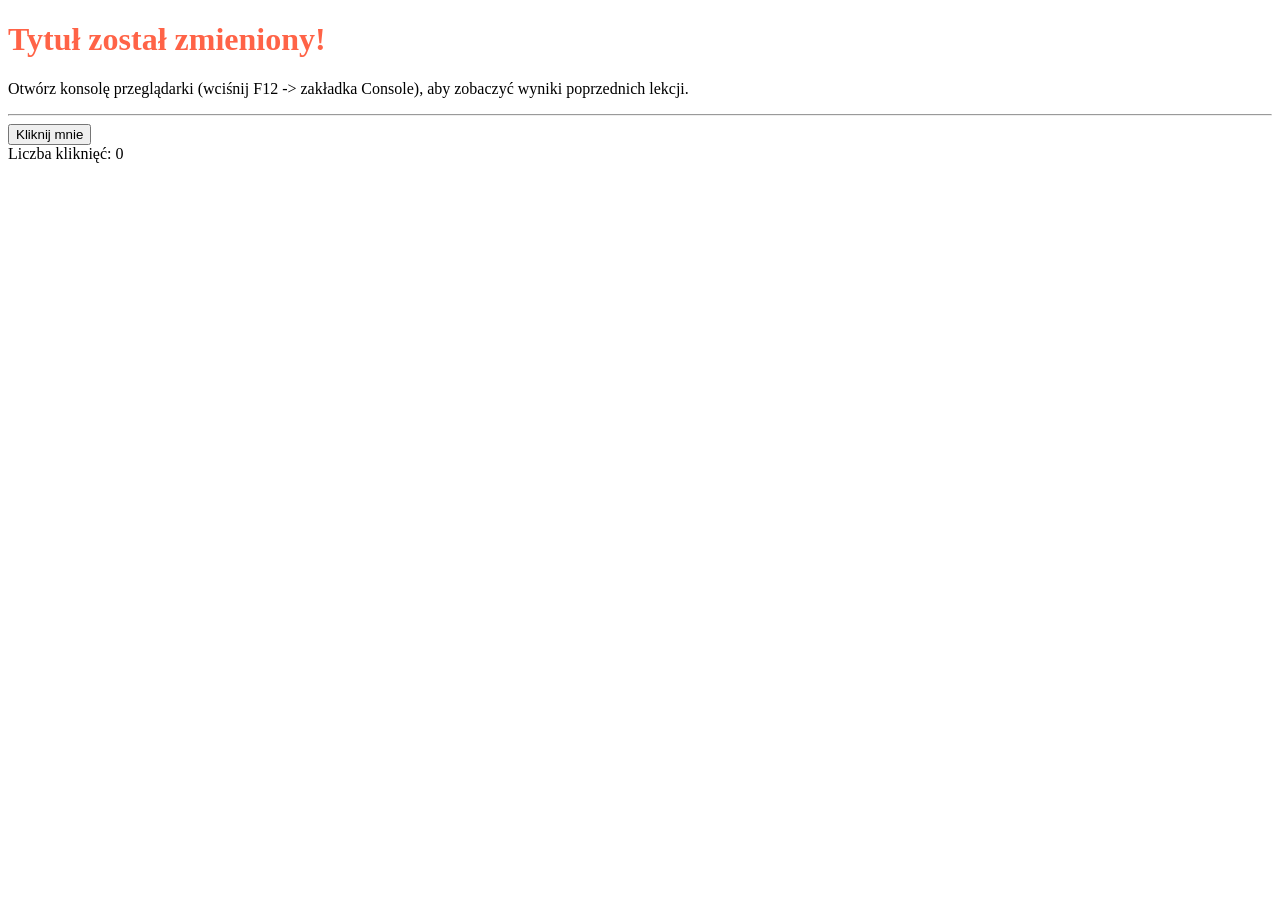
<file: SEMESTR_2/index-js.html>
<!DOCTYPE html>
<html lang="pl">
<head>
    <meta charset="UTF-8">
    <title>Zadania JavaScript - Semestr 2</title>
    <style>
        /* Styl z treści Zadania 2 */
        .highlight {
            background-color: yellow;
            font-weight: bold;
            padding: 10px;
            margin-top: 10px;
        }
    </style>
</head>
<body>

    <h1 id="main-title">Zadania z zajęć 6,7,8</h1>
    
    <p>Otwórz konsolę przeglądarki (wciśnij F12 -> zakładka Console), aby zobaczyć wyniki poprzednich lekcji.</p>
    <hr>

    <button class="btn-action">Kliknij mnie</button>
    <div class="box">Liczba kliknięć: 0</div>

    <script src="app.js"></script>
</body>
</html>
</file>
<file: projekt-zaliczenie/css/style.css>
* {
    margin: 0;
    padding: 0;
    box-sizing: border-box;
}

html {
    font-size: 62.5%;
}

body {
    font-family: Arial, sans-serif;
    background-color: #fafafa;
    color: #000000;
    font-size: 1.4rem;
}

.container {
    max-width: 975px;
    margin: 0 auto;
    padding: 0 20px;
}

.page-header {
    background-color: #ffffff;
    border-bottom: 1px solid #dbdbdb;
    position: sticky;
    top: 0;
    z-index: 1000;
}

.page-header__wrapper {
    display: flex;
    align-items: center;
    justify-content: space-between;
    height: 60px;
}

.logo img {
    height: 29px;
    width: auto;
    display: block;
}

.search-bar {
    background: #efefef;
    border: none;
    border-radius: 8px;
    padding: 0 16px;
    height: 36px;
    width: 268px;
    text-align: center;
}

.nav-icons {
    display: flex;
    align-items: center;
    gap: 22px;
}

.nav-icon {
    width: 24px;
    height: 24px;
    cursor: pointer;
}

.image-square {
    display: flex;
    align-items: center;
    justify-content: center;
    border-radius: 50%;
    flex-shrink: 0;
    background: #ffffff;
    padding: 2px;
}

.image-square img {
    width: 100%;
    height: 100%;
    object-fit: cover;
    border-radius: 50%;
    border: 2px solid #ffffff;
}

.image-square--default { width: 66px; height: 66px; }
.image-square--small { width: 44px; height: 44px; }
.image-square--tiny { width: 32px; height: 32px; }

.image-square.is-active {
    border: 2px solid #dd2a7c;
}

.main-layout {
    display: flex;
    gap: 28px;
    padding-top: 30px;
}

.feed {
    flex: 1;
    max-width: 614px;
}

.sidebar {
    width: 293px;
}

.user-profile {
    display: flex;
    align-items: center;
    gap: 12px;
    margin-bottom: 24px;
}

.user-profile__info {
    display: flex;
    flex-direction: column;
    flex: 1;
}

.user-profile__username {
    font-weight: bold;
    font-size: 1.4rem;
}

.user-profile__name {
    color: #969696;
    font-size: 1.4rem;
}

.suggestions__header {
    display: flex;
    justify-content: space-between;
    margin-bottom: 16px;
}

.suggestions__header span {
    font-weight: bold;
    color: #969696;
    font-size: 1.4rem;
}

.suggestion-item {
    display: flex;
    align-items: center;
    gap: 12px;
    margin-bottom: 12px;
}

.suggestion-item__info {
    display: flex;
    flex-direction: column;
    flex: 1;
}

.suggestion-item__username {
    font-weight: bold;
    font-size: 1.4rem;
}

.suggestion-item__relation {
    color: #969696;
    font-size: 1.2rem;
}

.action-link {
    background: none;
    border: none;
    color: #3095f6;
    font-weight: bold;
    font-size: 1.2rem;
    cursor: pointer;
}

.action-link--dark {
    color: #000000;
}

.stories-card {
    background: #ffffff;
    border: 1px solid #dbdbdb;
    border-radius: 8px;
    padding: 16px;
    margin-bottom: 24px;
    overflow-x: auto;
}

.stories-wrapper {
    display: flex;
    gap: 15px;
}

.story-item {
    display: flex;
    flex-direction: column;
    align-items: center;
    gap: 6px;
    min-width: 74px;
}

.story-item span {
    font-size: 1.2rem;
    color: #000000;
    max-width: 100%;
    overflow: hidden;
    text-overflow: ellipsis;
    white-space: nowrap;
}

.post-card {
    background: #ffffff;
    border: 1px solid #dbdbdb;
    border-radius: 8px;
    margin-bottom: 24px;
}

.post-card__header {
    display: flex;
    align-items: center;
    justify-content: space-between;
    padding: 12px 16px;
}

.post-card__user {
    display: flex;
    align-items: center;
    gap: 12px;
}

.post-card__user-info {
    display: flex;
    flex-direction: column;
}

.post-card__username {
    font-weight: bold;
    font-size: 1.4rem;
}

.post-card__location {
    font-size: 1.2rem;
}

.post-card__menu-btn {
    background: none;
    border: none;
    cursor: pointer;
    font-size: 1.8rem;
}

.post-card__image img {
    width: 100%;
    display: block;
}

.post-card__footer {
    padding: 12px 16px;
}

.post-card__actions {
    display: flex;
    margin-bottom: 12px;
}

.post-card__actions-left {
    display: flex;
    gap: 16px;
}

.post-card__likes {
    font-weight: bold;
    margin-bottom: 8px;
}

.post-card__caption {
    line-height: 1.5;
}

.post-card__comment-input {
  display: flex;
  align-items: center;
  gap: 15px;
  padding-top: 32px;
}

.post-card__comment-input input {
  border: none;
  outline: none;
}

.feed-footer {
    display: flex;
    flex-direction: column;
    align-items: flex-start;
    padding: 32px 0 50px;
}

.load-more-btn {
    background-color: #ffffff;
    border: 1px solid #dbdbdb;
    border-radius: 4px;
    padding: 8px 16px;
    font-weight: bold;
    cursor: pointer;
    width: 100%;
    max-width: 614px;
    height: 48px;
    margin-bottom: 32px;
}

.page-footer {
    display: flex;
    flex-direction: column;
    align-items: flex-start;
    gap: 16px;
}

.footer-links {
    display: flex;
    flex-wrap: wrap;
    justify-content: flex-start;
    list-style: none;
    gap: 12px;
}

.footer-links a {
    text-decoration: none;
    color: #969696;
    font-size: 1.2rem;
}

.copyright {
    color: #969696;
    font-size: 1.2rem;
}

@media screen and (max-width: 850px) {
    .search-bar, 
    .sidebar {
        display: none;
    }

    .main-layout {
        justify-content: center;
        padding-top: 0;
    }

    .feed {
        max-width: 100%;
    }

    .stories-card, .post-card {
        border-left: none;
        border-right: none;
        border-radius: 0;
        margin-bottom: 12px;
    }

    .load-more-btn {
        width: 90%;
        border-radius: 8px;
    }
}
</file>
<file: SEMESTR_2/zadanie_zaliczeniowe/css/style.css>
html {
  line-height: 1.15; /* 1 */
  -webkit-text-size-adjust: 100%; /* 2 */
}

body {
  margin: 0;
}

main {
  display: block;
}

h1 {
  font-size: 2em;
  margin: 0.67em 0;
}

hr {
  box-sizing: content-box; /* 1 */
  height: 0; /* 1 */
  overflow: visible; /* 2 */
}

pre {
  font-family: monospace, monospace; /* 1 */
  font-size: 1em; /* 2 */
}

a {
  background-color: transparent;
}

abbr[title] {
  border-bottom: none; /* 1 */
  text-decoration: underline; /* 2 */
  -webkit-text-decoration: underline dotted;
          text-decoration: underline dotted; /* 2 */
}

b,
strong {
  font-weight: bolder;
}

code,
kbd,
samp {
  font-family: monospace, monospace; /* 1 */
  font-size: 1em; /* 2 */
}

small {
  font-size: 80%;
}

sub,
sup {
  font-size: 75%;
  line-height: 0;
  position: relative;
  vertical-align: baseline;
}

sub {
  bottom: -0.25em;
}

sup {
  top: -0.5em;
}

img {
  border-style: none;
}

button,
input,
optgroup,
select,
textarea {
  font-family: inherit; /* 1 */
  font-size: 100%; /* 1 */
  line-height: 1.15; /* 1 */
  margin: 0; /* 2 */
}

button,
input { /* 1 */
  overflow: visible;
}

button,
select { /* 1 */
  text-transform: none;
}

button,
[type=button],
[type=reset],
[type=submit] {
  -webkit-appearance: button;
}

button::-moz-focus-inner,
[type=button]::-moz-focus-inner,
[type=reset]::-moz-focus-inner,
[type=submit]::-moz-focus-inner {
  border-style: none;
  padding: 0;
}

button:-moz-focusring,
[type=button]:-moz-focusring,
[type=reset]:-moz-focusring,
[type=submit]:-moz-focusring {
  outline: 1px dotted ButtonText;
}

fieldset {
  padding: 0.35em 0.75em 0.625em;
}

legend {
  box-sizing: border-box; /* 1 */
  color: inherit; /* 2 */
  display: table; /* 1 */
  max-width: 100%; /* 1 */
  padding: 0; /* 3 */
  white-space: normal; /* 1 */
}

progress {
  vertical-align: baseline;
}

textarea {
  overflow: auto;
}

[type=checkbox],
[type=radio] {
  box-sizing: border-box; /* 1 */
  padding: 0; /* 2 */
}

[type=number]::-webkit-inner-spin-button,
[type=number]::-webkit-outer-spin-button {
  height: auto;
}

[type=search] {
  -webkit-appearance: textfield; /* 1 */
  outline-offset: -2px; /* 2 */
}

[type=search]::-webkit-search-decoration {
  -webkit-appearance: none;
}

::-webkit-file-upload-button {
  -webkit-appearance: button; /* 1 */
  font: inherit; /* 2 */
}

details {
  display: block;
}

summary {
  display: list-item;
}

template {
  display: none;
}

[hidden] {
  display: none;
}

* {
  box-sizing: border-box;
  -webkit-font-smoothing: antialiased;
}

html, body {
  min-height: 100%;
}

body {
  font-family: "Roboto", sans-serif;
  background-color: #fafafa;
  font-size: 14px;
}

img {
  display: block;
  max-width: 100%;
}

ul {
  margin: 0;
  padding: 0;
  list-style: none;
}

a {
  text-decoration: none;
  color: #3095F6;
}

a:hover {
  text-decoration: underline;
}

input {
  height: 36px;
  padding: 3px 15px;
  border: 0;
  border-radius: 8px;
}

input:focus {
  outline: none;
}

.load-more {
  background: #fff;
  border: 1px solid #efefef;
  padding: 10px;
  margin: 0 auto;
  display: block;
  cursor: pointer;
}

.search-input {
  transition: border 1s ease;
  min-width: 250px;
  background: #efefef url(../images/icons/magnifier.svg) no-repeat 10px center;
  background-size: 16px;
  padding-left: 34px;
  font-size: 14px;
}
.search-input:hover {
  border: 2px solid #DD2A7C;
  padding-left: 32px;
}

.container {
  max-width: 1200px;
  padding: 0 10px;
  margin: 0 auto;
}

.container--narrow {
  max-width: 1050px;
}

.content-wrapper__aside {
  display: none;
}

@media screen and (min-width: 800px) {
  .content-wrapper {
    display: flex;
    margin: 0 -15px;
  }
  .content-wrapper__main,
  .content-wrapper__aside {
    padding: 0 15px;
  }
  .content-wrapper__main {
    width: 70%;
  }
  .content-wrapper__aside {
    display: block;
    flex: 1;
  }
  .content-wrapper__aside-user {
    display: flex;
    align-items: center;
    justify-content: space-between;
    margin-bottom: 30px;
  }
}
.page-header {
  position: sticky;
  top: 0;
  box-shadow: 10px 0 10px #ccc;
  margin-bottom: 30px;
  padding: 10px 0;
  background-color: #ffffff;
  border-bottom: 1px solid #dbdbdb;
}

.page-header__wrapper {
  display: flex;
  align-items: center;
  justify-content: space-between;
}

.page-header__logo {
  flex-shrink: 0;
}

.page-header__logo img {
  display: block;
}

.page-header__search {
  display: none;
}

@media screen and (min-width: 800px) {
  .page-header__search {
    display: block;
  }
}
/* PAGE NAV */
.page-nav {
  display: flex;
}

.page-nav__item {
  flex-shrink: 0;
  margin-right: 20px;
}

.page-nav__item:last-child {
  margin-right: 0;
}

.page-nav__item img {
  display: block;
}

.image-square {
  display: flex;
  align-items: center;
  justify-self: center;
  width: 56px;
  height: 56px;
  border-radius: 100%;
  overflow: hidden;
}

.image-square--small {
  width: 32px;
  height: 32px;
}

.image-square--tiny {
  width: 24px;
  height: 24px;
}

.image-square.has-border {
  border: 1px solid #dbdbdb;
}

.image-square.is-active {
  border: 2px solid #DD2A7C;
}

.image-square.is-active img {
  border: 1px solid #ffffff;
  border-radius: 100%;
}

.stories-box {
  margin-bottom: 20px;
  padding: 15px 0;
  background-color: #ffffff;
  border: 1px solid #dbdbdb;
  border-radius: 7px;
}

.stories-box__list {
  display: flex;
  padding: 0 15px;
  overflow-x: scroll;
}

.stories-box__item {
  display: flex;
  flex-direction: column;
  align-items: center;
  margin-right: 15px;
  text-decoration: none;
}

.stories-box__item:hover span {
  text-decoration: underline;
}

.stories-box__item:last-child {
  margin-right: 0;
}

.stories-box__item span {
  font-size: 10px;
  color: #000000;
  margin-top: 5px;
}

.suggestion-box__header {
  display: flex;
  align-items: center;
  justify-content: space-between;
  margin-bottom: 15px;
  font-size: 12px;
}

.suggestion-box__header h2 {
  margin: 0;
  font-size: inherit;
  color: #969696;
}

.suggestion-box__header a {
  color: #000000;
  font-weight: bold;
}

/* SUGGESTION ITEM */
.suggestion-item {
  display: flex;
  align-items: center;
  justify-content: space-between;
  margin-bottom: 10px;
  cursor: pointer;
}

.suggestion-item:last-child {
  margin-bottom: 0;
}

.suggestion-item__link {
  font-size: 12px;
  font-weight: bold;
}

.post {
  margin-bottom: 20px;
  background-color: #ffffff;
  border: 1px solid #dbdbdb;
  border-radius: 7px;
}

.post:last-child {
  margin-bottom: 0;
}

.post__header {
  display: flex;
  align-items: center;
  justify-content: space-between;
  padding: 15px;
}

.post__details {
  padding: 15px;
}

.post__actions {
  display: flex;
  align-items: center;
  margin-bottom: 15px;
}

.post__actions-item {
  margin-right: 20px;
}

.post__actions-item img {
  display: block;
}

.post__actions-item:last-child {
  margin-right: 0;
}

.post__comments-comment a {
  color: #969696;
}

.post__footer {
  display: flex;
  align-items: center;
  padding: 15px;
  border-top: 1px solid #efefef;
}

.user-details {
  display: flex;
  align-items: center;
  margin-right: 10px;
}

.user-details__img {
  margin-right: 10px;
}

.user-details__content h2,
.user-details__content h3 {
  margin: 0 0 3px 0;
  font-size: 12px;
  font-weight: bold;
}

.user-details__content p {
  margin: 0;
  font-size: 11px;
  color: #969696;
}

.user-details--big .user-details__content h2,
.user-details--big .user-details__content h3 {
  font-size: 13px;
}

.user-details--big .user-details__content p {
  font-size: 12px;
}

.page-footer {
  padding: 30px 0;
  font-size: 12px;
  color: #969696;
}

.page-footer__nav a {
  margin-right: 10px;
  color: #969696;
}

.page-footer__nav a:last-child {
  margin-right: 0;
}/*# sourceMappingURL=style.css.map */
</file>
